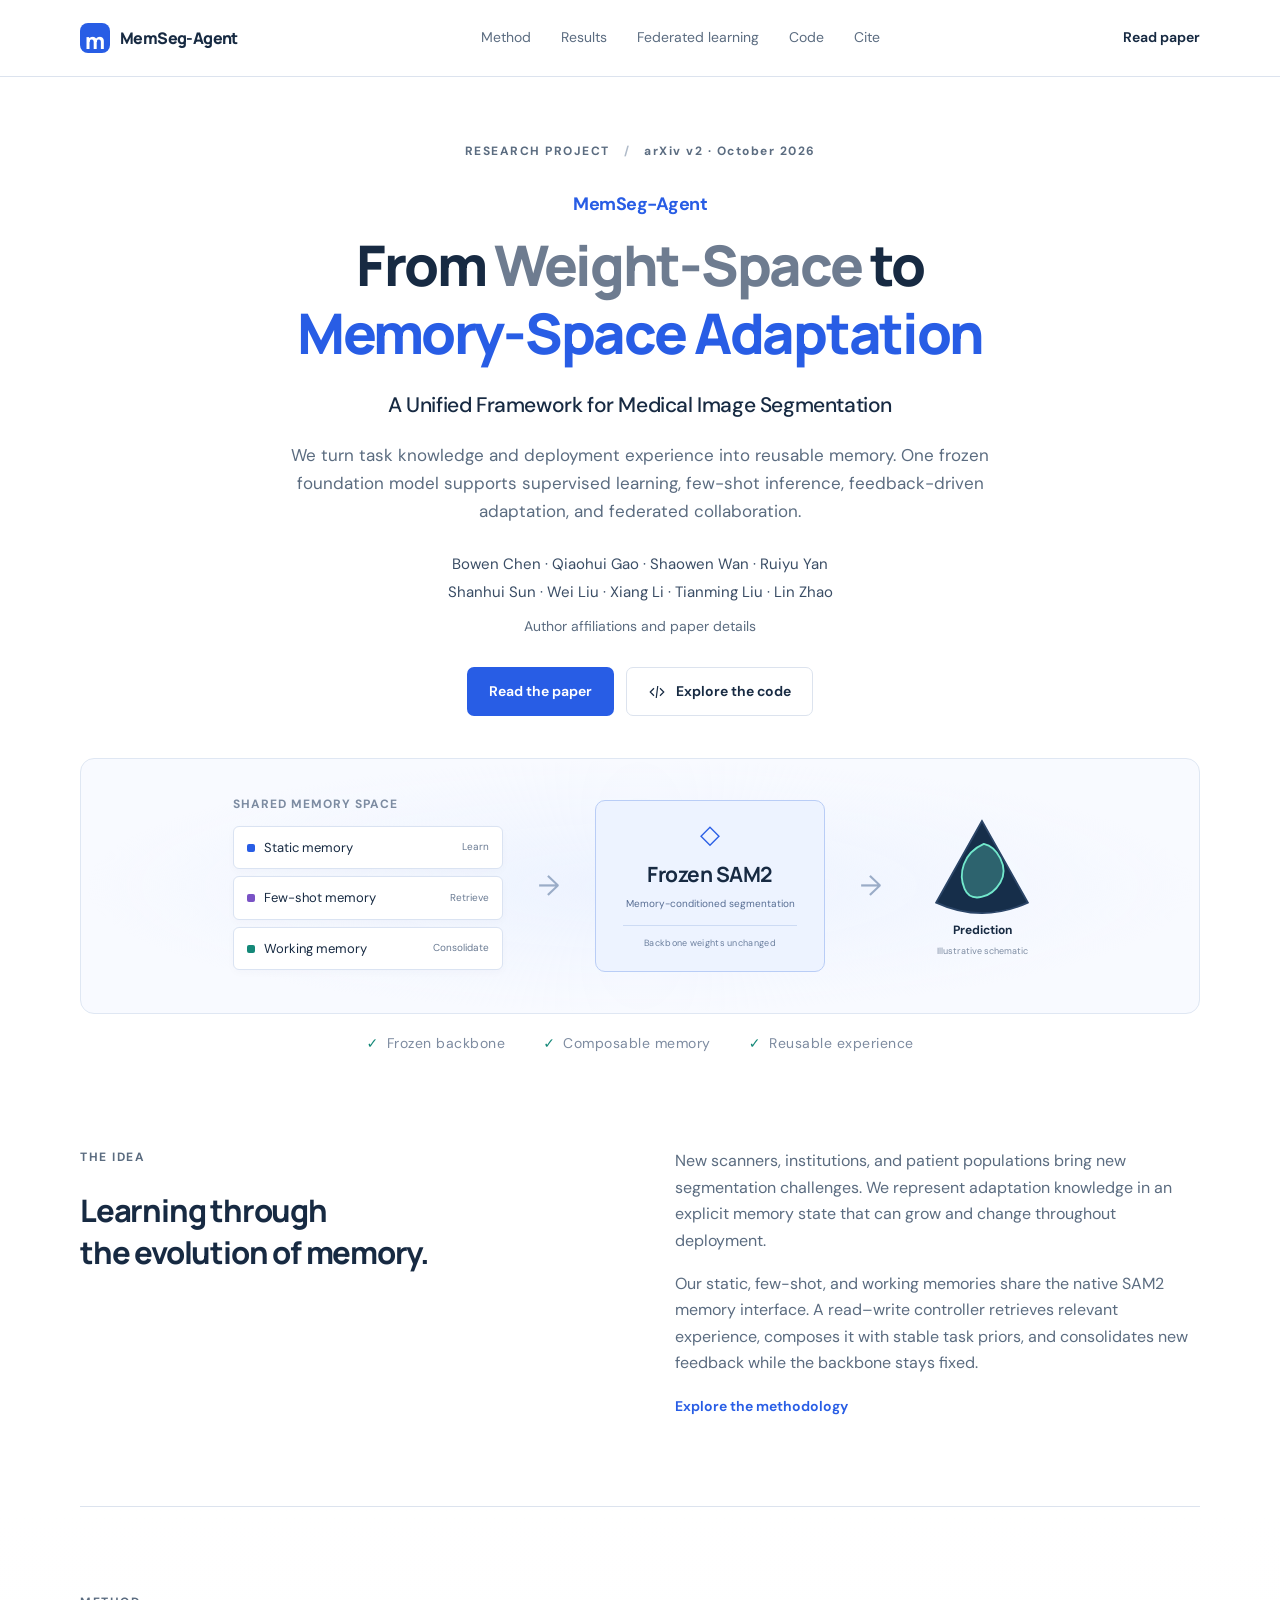
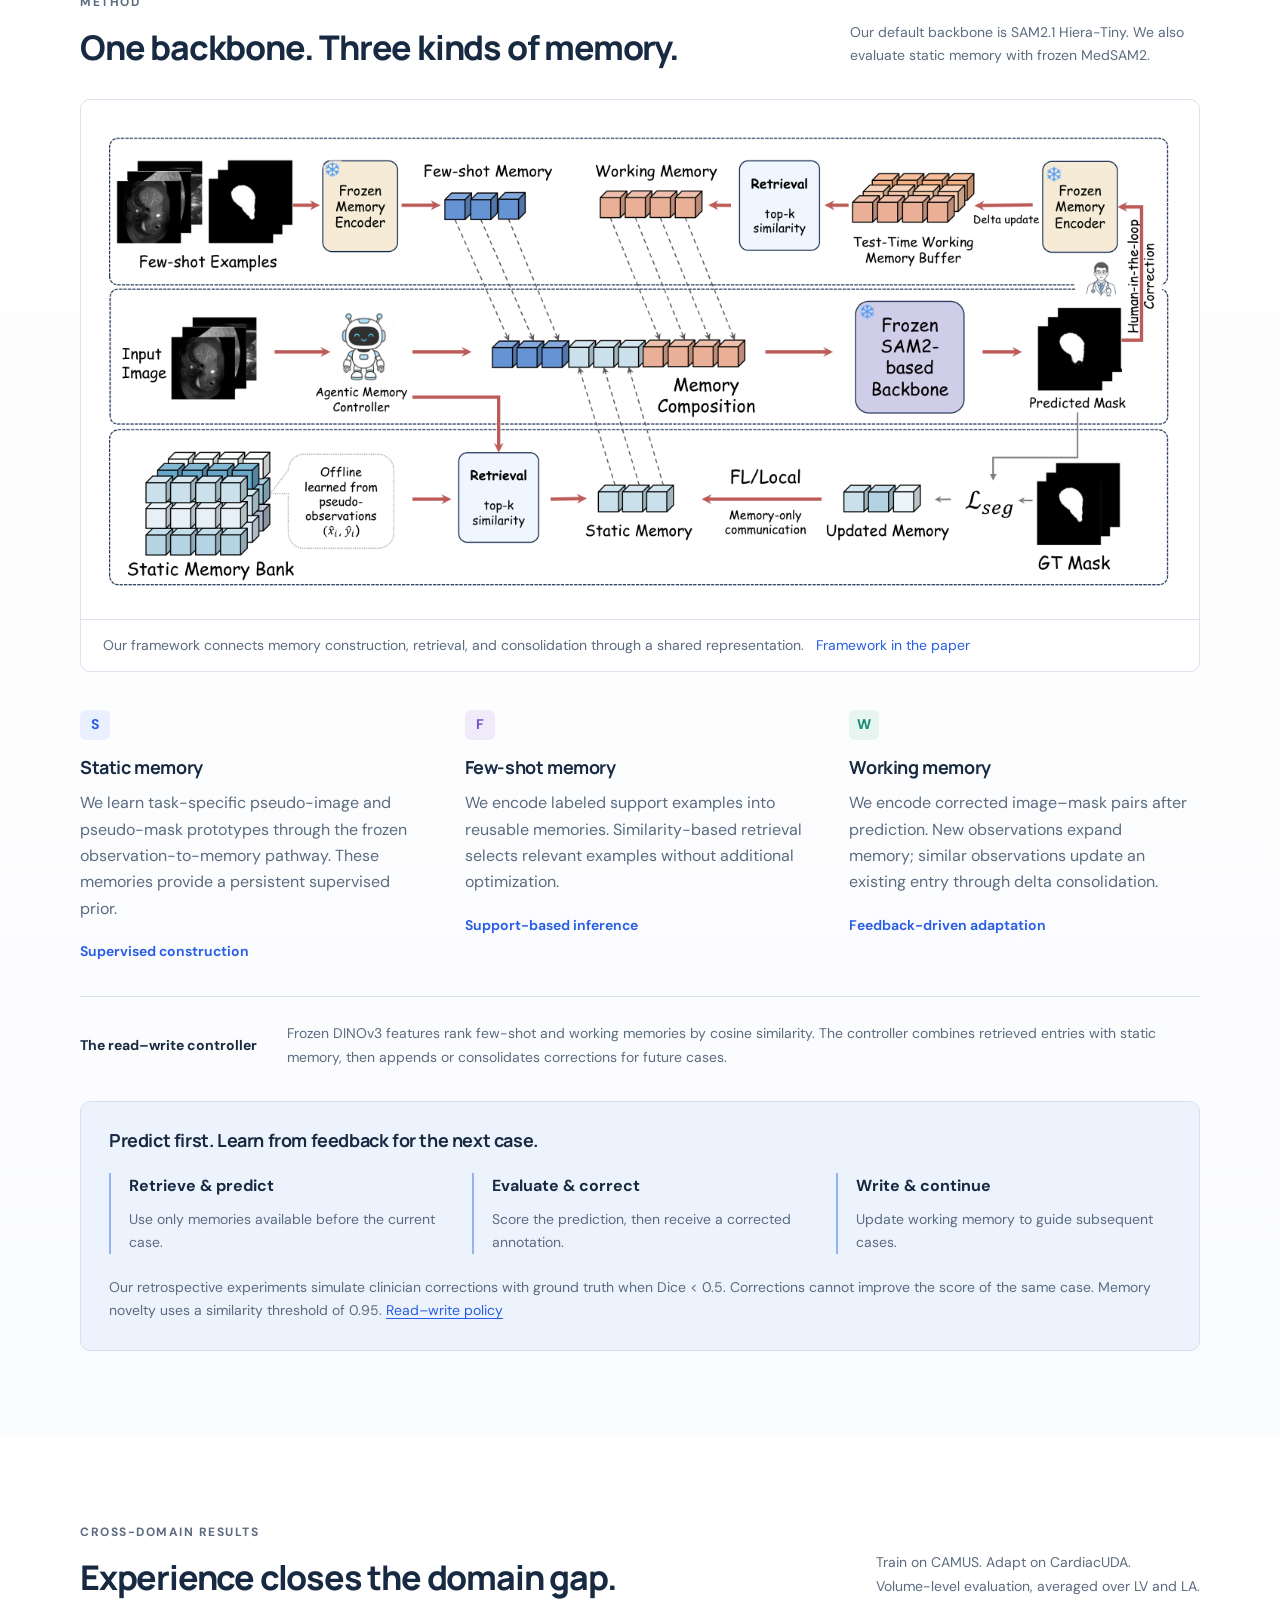
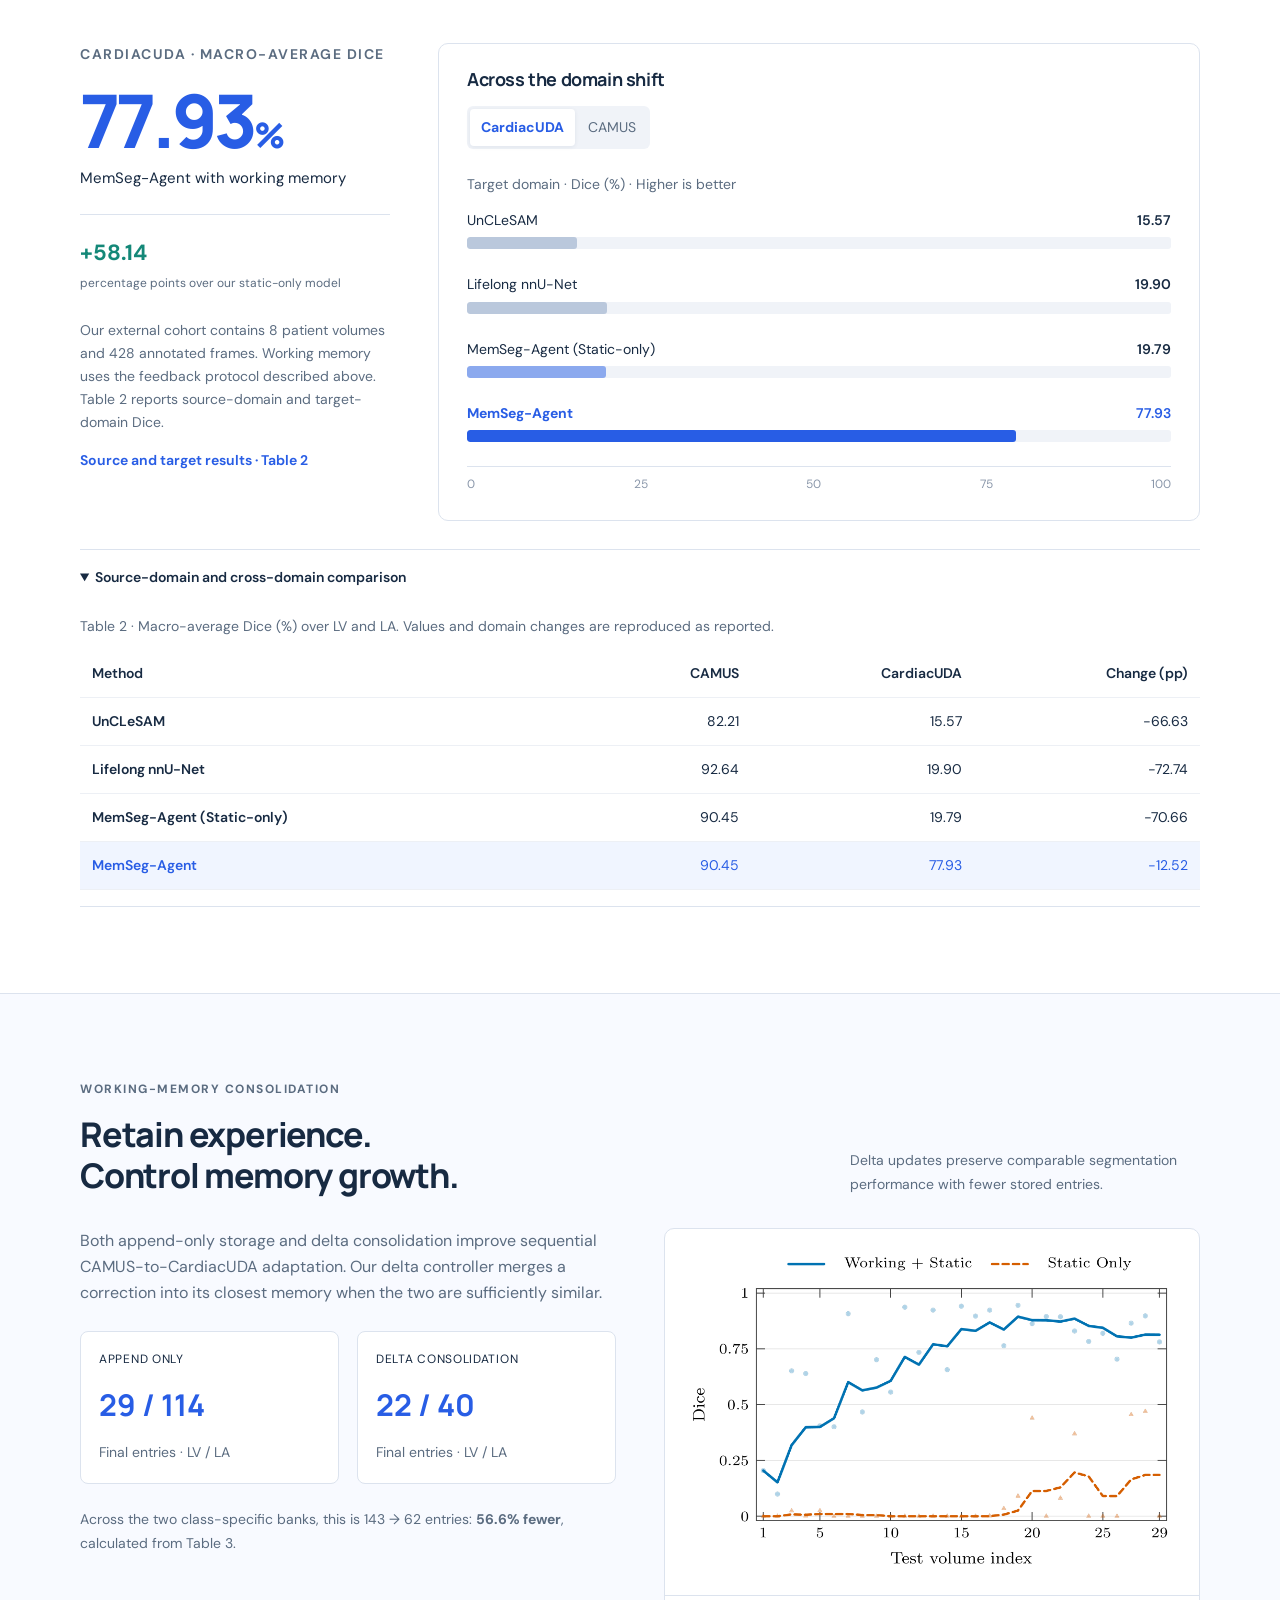
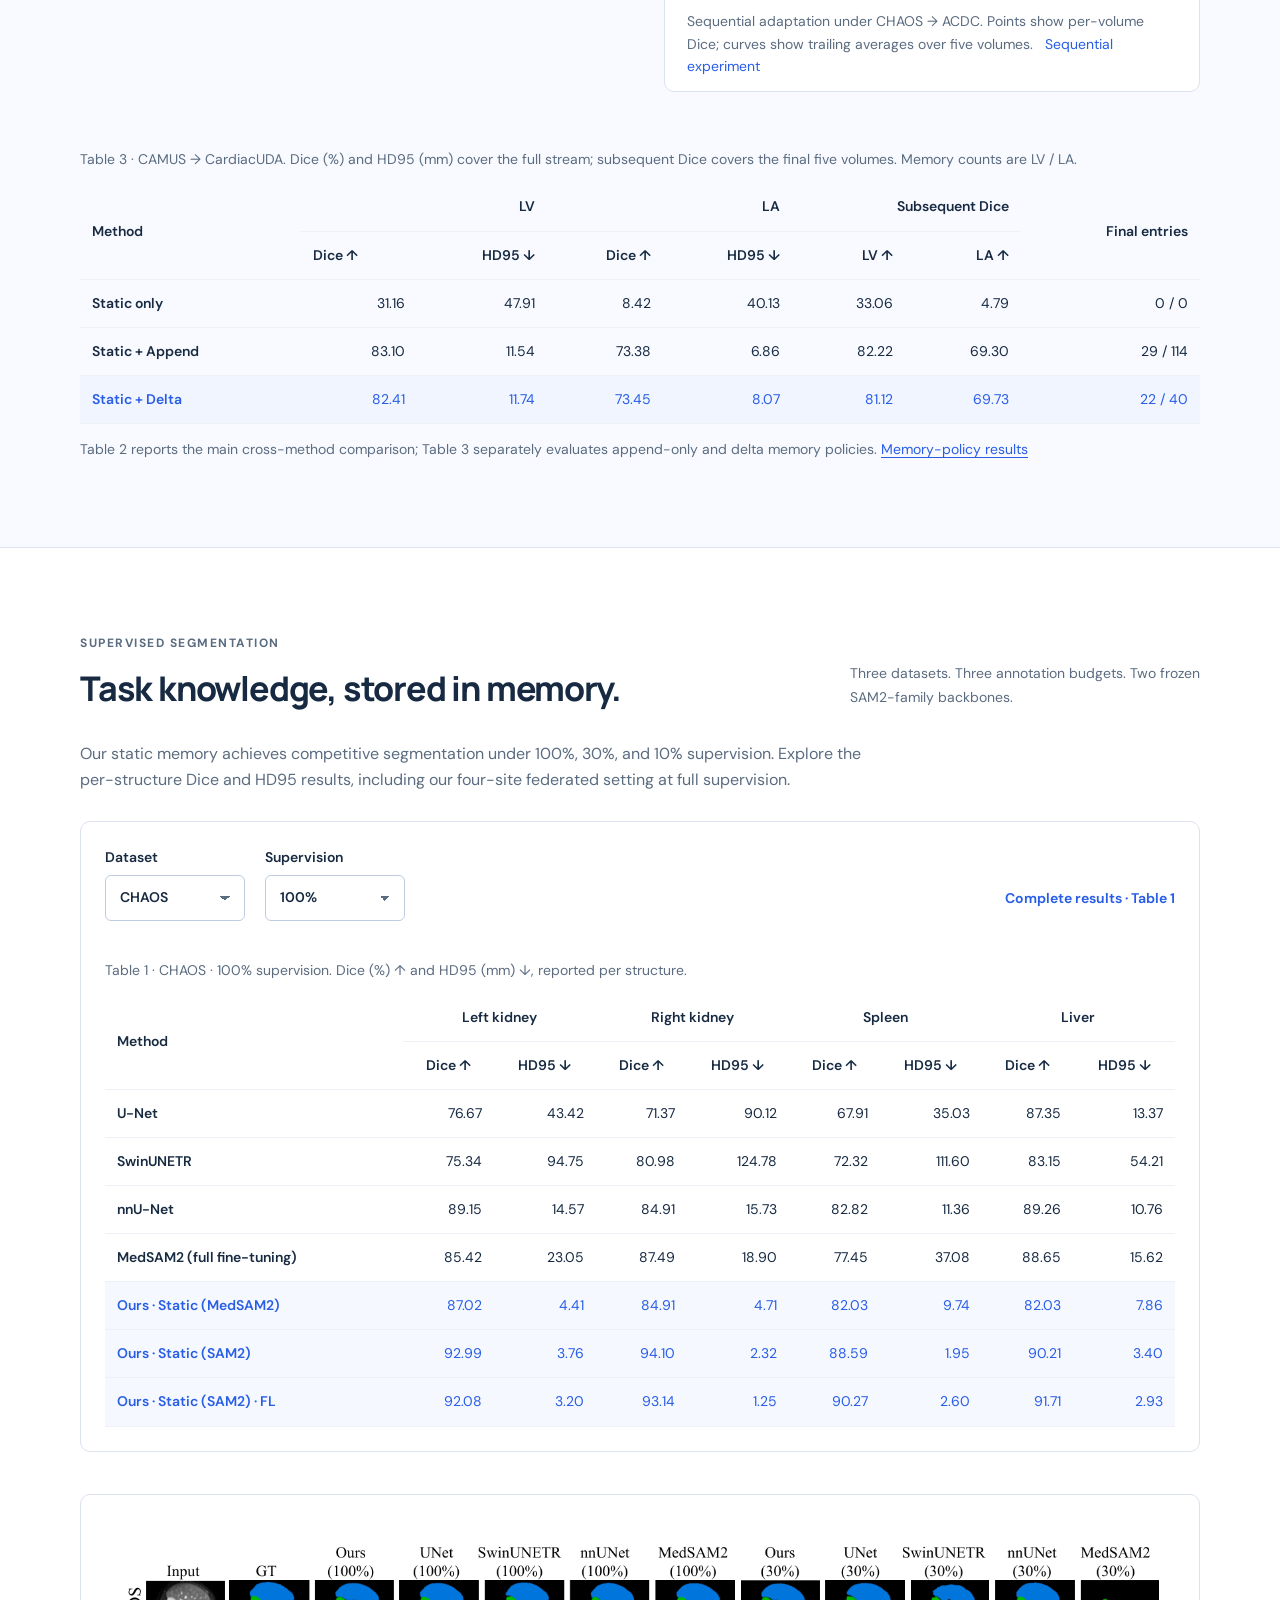
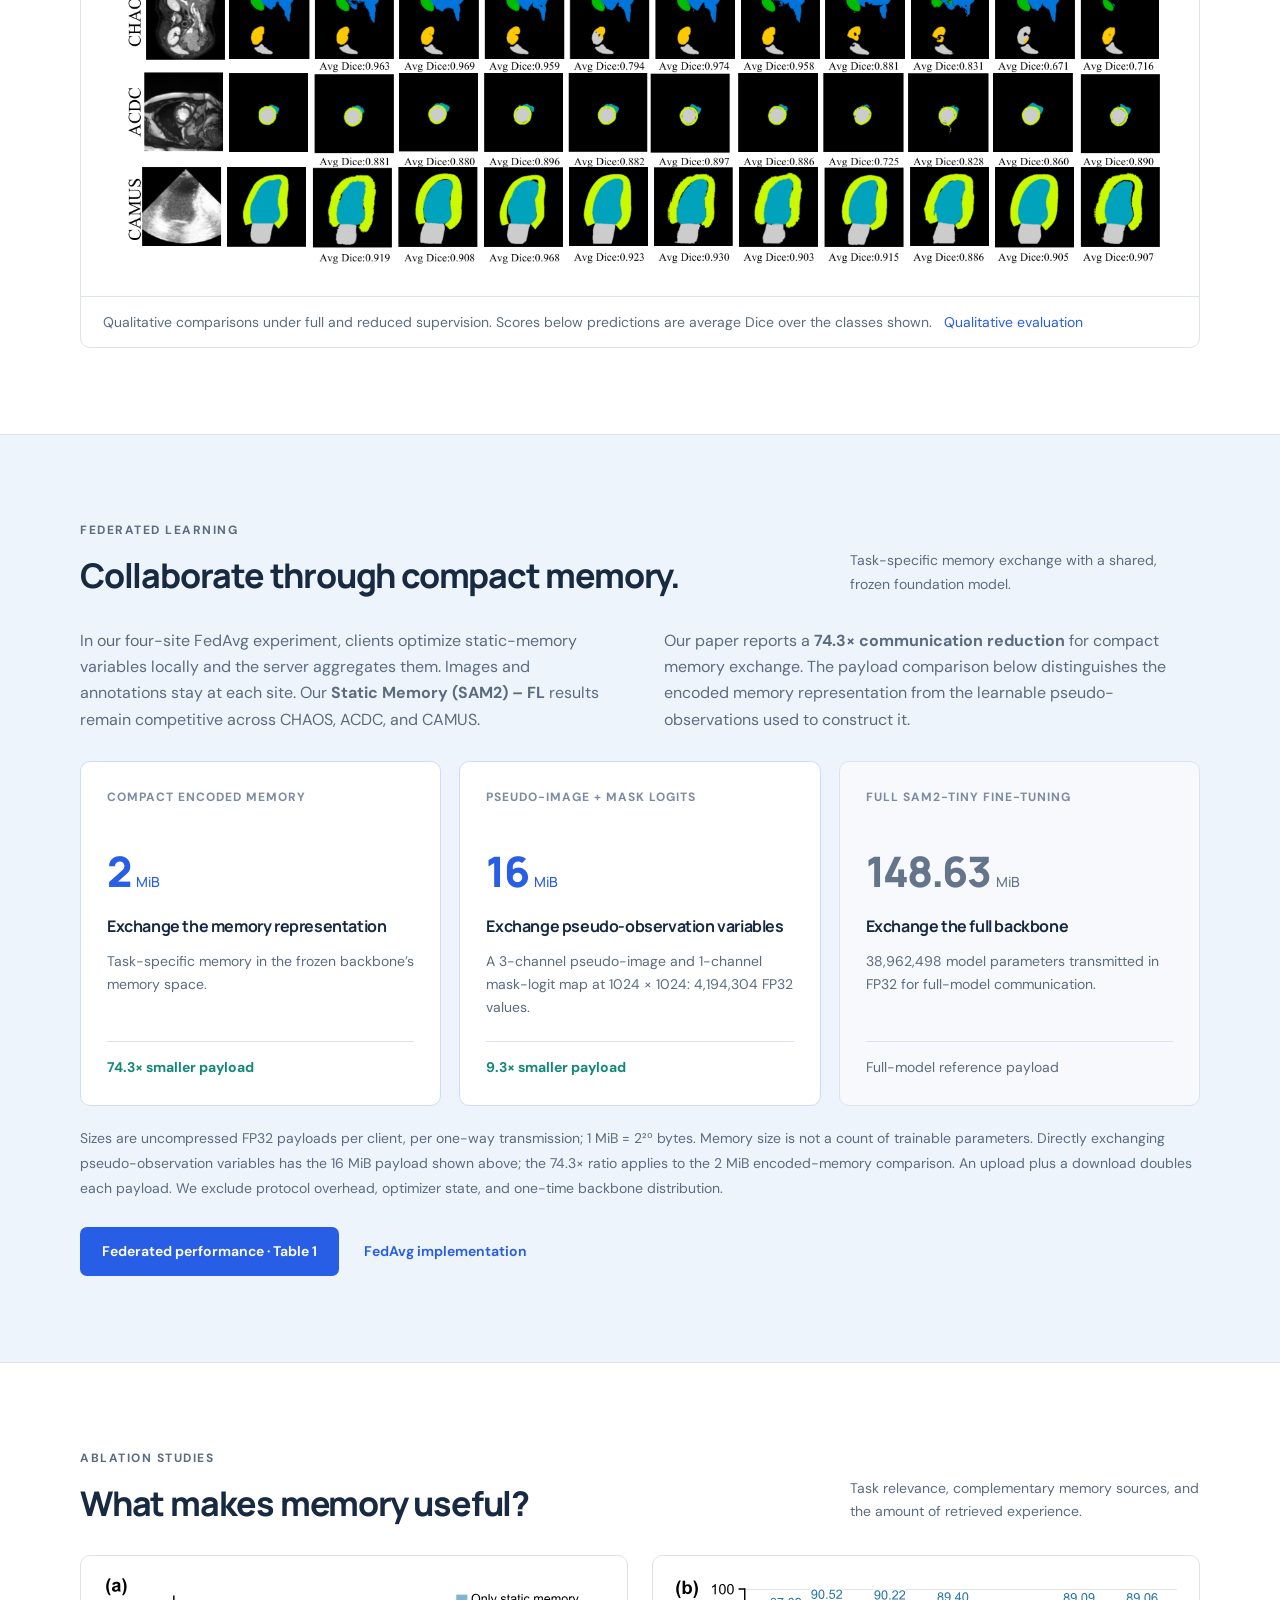
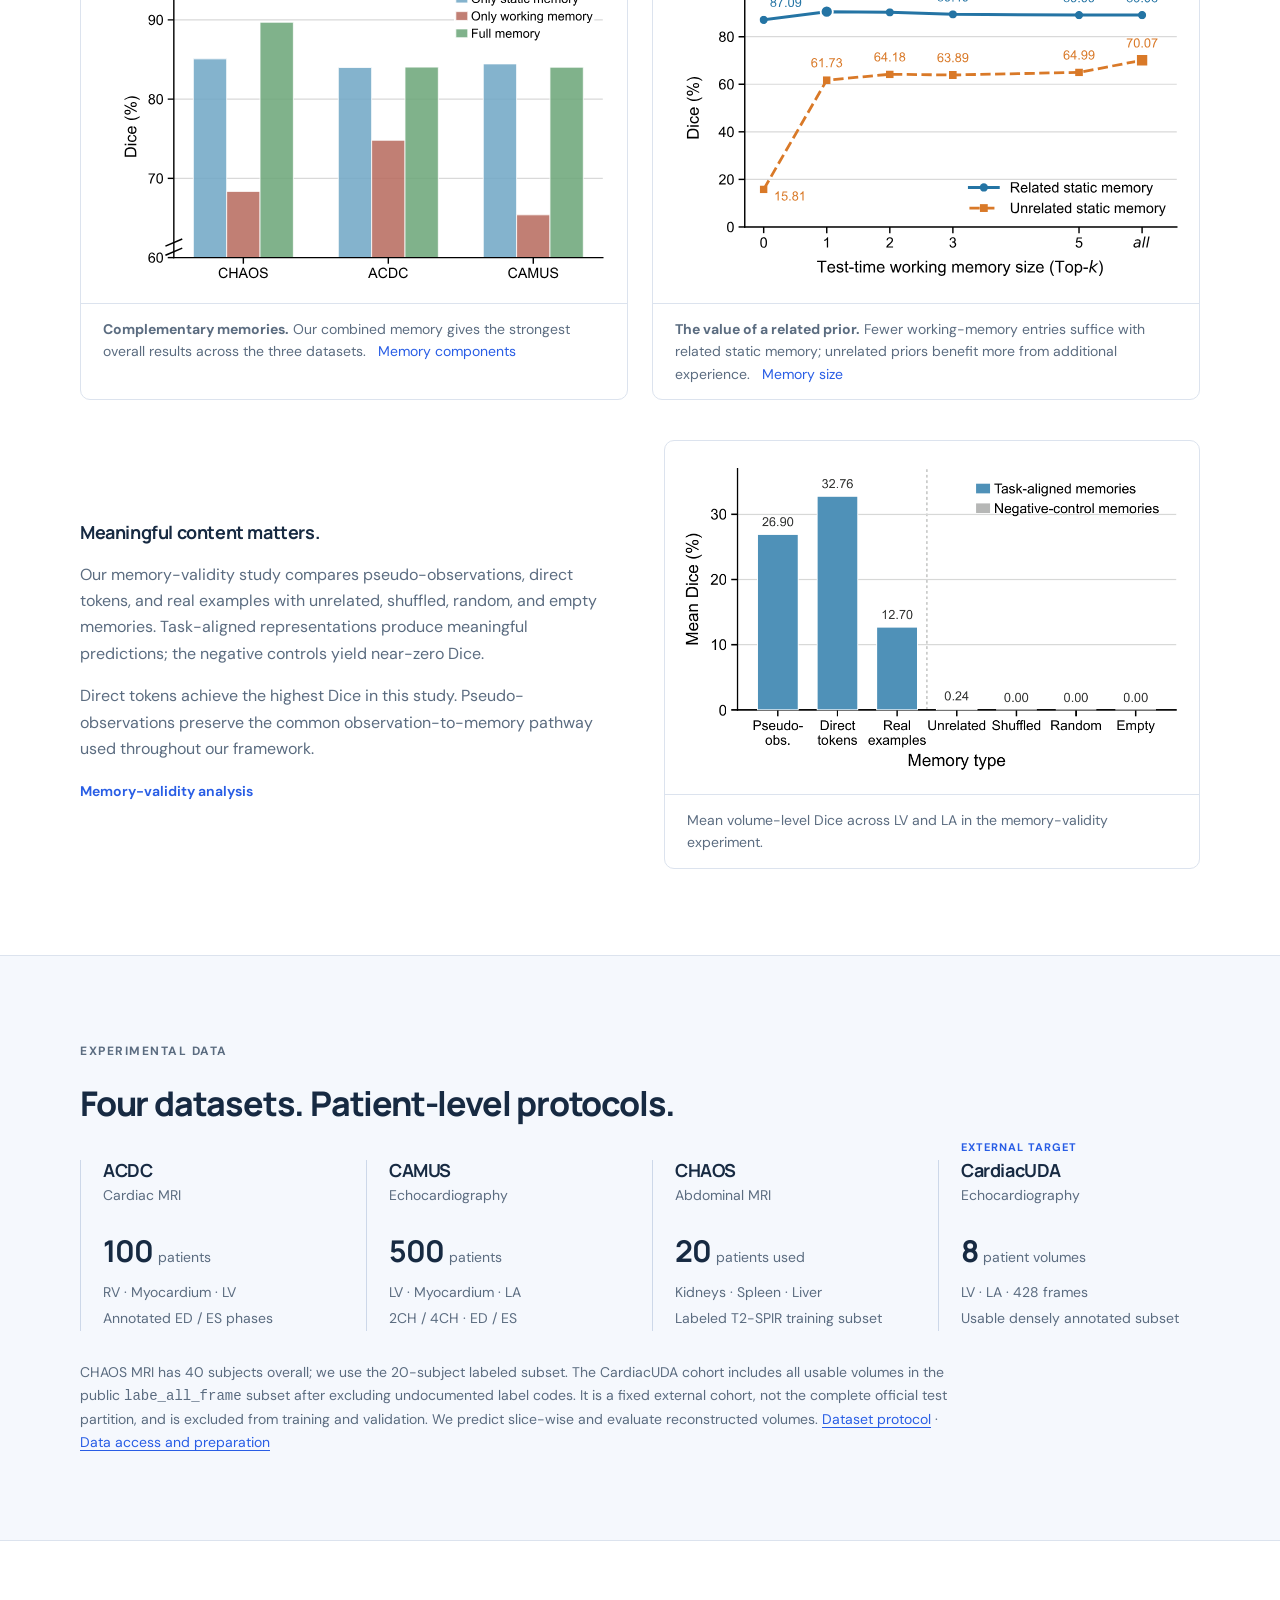
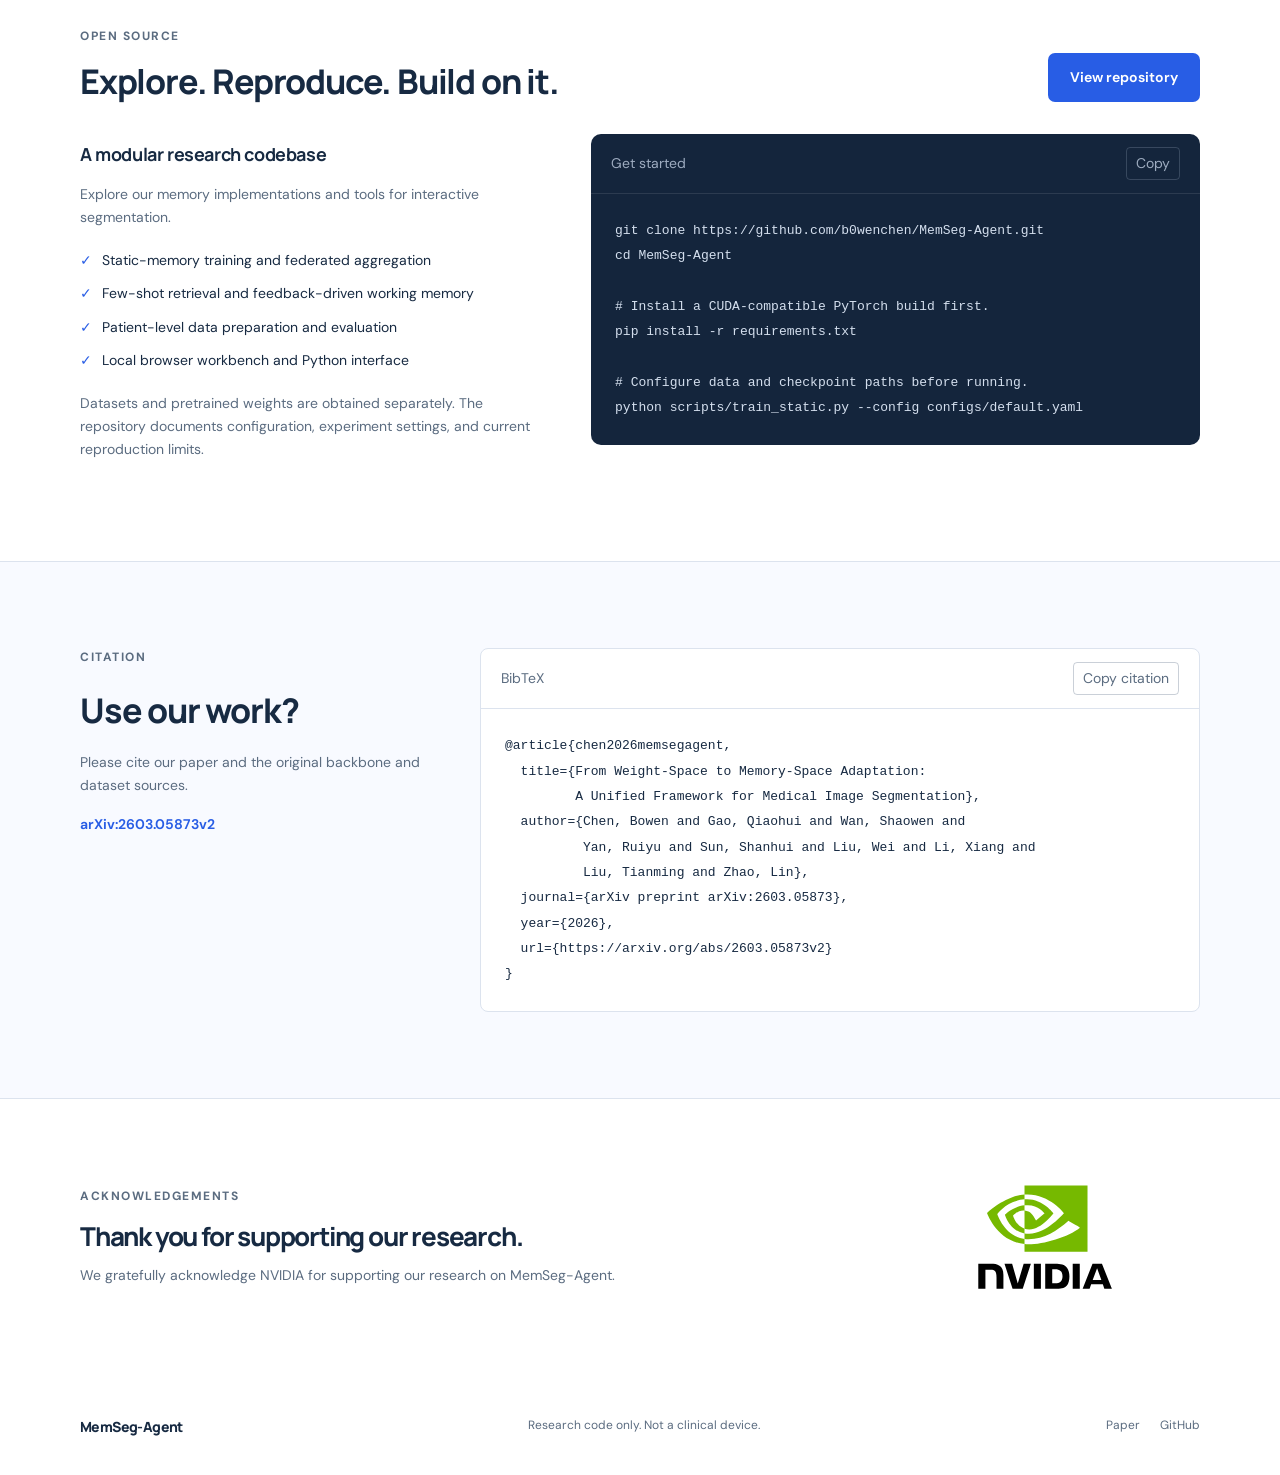
<file: docs/index.html>
<!doctype html>
<html lang="en">
<head>
  <meta charset="utf-8">
  <meta name="viewport" content="width=device-width, initial-scale=1">
  <title>MemSeg-Agent | From Weight-Space to Memory-Space Adaptation</title>
  <meta name="description" content="MemSeg-Agent: a unified framework for medical image segmentation through static, few-shot, and working memory. Explore our arXiv v2 results, method, and code.">
  <meta name="theme-color" content="#f7f9fc">
  <meta property="og:title" content="MemSeg-Agent — From Weight-Space to Memory-Space Adaptation">
  <meta property="og:description" content="A unified framework for medical image segmentation. 77.93% cross-domain Dice with a frozen backbone and feedback-driven working memory.">
  <meta property="og:type" content="website">
  <meta property="og:url" content="https://b0wenchen.github.io/MemSeg-Agent/">
  <meta property="og:image" content="https://b0wenchen.github.io/MemSeg-Agent/assets/framework.png">
  <link rel="canonical" href="https://b0wenchen.github.io/MemSeg-Agent/">
  <link rel="icon" type="image/svg+xml" href="assets/favicon.svg">
  <link rel="stylesheet" href="style.css">
  <script src="app.js" defer></script>
</head>
<body>
  <a class="skip" href="#main">Skip to content</a>
  <header class="nav-wrap">
    <nav class="nav container" aria-label="Main navigation">
      <a class="wordmark" href="#"><span class="mark" aria-hidden="true">m</span> MemSeg-Agent</a>
      <div class="nav-links"><a href="#method">Method</a><a href="#results">Results</a><a href="#federated">Federated learning</a><a href="#code">Code</a><a href="#citation">Cite</a></div>
      <a class="nav-paper" href="https://arxiv.org/pdf/2603.05873v2">Read paper</a>
    </nav>
  </header>
  <main id="main">
    <section class="hero container">
      <div class="eyebrow">RESEARCH PROJECT <span class="eyebrow-divider">/</span> arXiv v2 · October 2026</div>
      <p class="project-name">MemSeg-Agent</p>
      <h1>From <span class="muted-title">Weight-Space</span> to <br><span class="accent">Memory-Space Adaptation</span></h1>
      <p class="subtitle">A Unified Framework for Medical Image Segmentation</p>
      <p class="hero-description">We turn task knowledge and deployment experience into reusable memory. One frozen foundation model supports supervised learning, few-shot inference, feedback-driven adaptation, and federated collaboration.</p>
      <p class="authors">Bowen Chen · Qiaohui Gao · Shaowen Wan · Ruiyu Yan<br>Shanhui Sun · Wei Liu · Xiang Li · Tianming Liu · Lin Zhao</p>
      <a class="affiliations" href="https://arxiv.org/pdf/2603.05873v2">Author affiliations and paper details</a>
      <div class="actions"><a class="button primary" href="https://arxiv.org/pdf/2603.05873v2">Read the paper</a><a class="button secondary" href="https://github.com/b0wenchen/MemSeg-Agent"><svg aria-hidden="true" viewBox="0 0 24 24"><path d="m8 7-5 5 5 5m8-10 5 5-5 5m-3-13-2 16"/></svg> Explore the code</a></div>
      <div class="hero-diagram" role="img" aria-label="Static, few-shot, and working memories condition a frozen SAM2-family backbone to predict segmentation masks.">
        <div class="memory-stack"><span class="tiny-label">SHARED MEMORY SPACE</span><div class="memory-token static"><i></i>Static memory <small>Learn</small></div><div class="memory-token fewshot"><i></i>Few-shot memory <small>Retrieve</small></div><div class="memory-token working"><i></i>Working memory <small>Consolidate</small></div></div>
        <span class="flow-arrow" aria-hidden="true">→</span><div class="backbone"><span class="lock" aria-hidden="true">◇</span><strong>Frozen SAM2</strong><span>Memory-conditioned segmentation</span><small>Backbone weights unchanged</small></div><span class="flow-arrow" aria-hidden="true">→</span><div class="output"><svg viewBox="0 0 120 110" aria-hidden="true"><path class="scan" d="M60 7 10 96 Q60 119 110 96Z"/><path class="organ" d="M62 32C39 42 34 65 41 81S70 91 80 74 76 35 62 32Z"/><path class="organ-line" d="M62 32C39 42 34 65 41 81S70 91 80 74 76 35 62 32Z"/></svg><strong>Prediction</strong><small>Illustrative schematic</small></div>
      </div>
      <div class="hero-foot"><span>Frozen backbone</span><span>Composable memory</span><span>Reusable experience</span></div>
    </section>

    <section class="intro section container" id="overview">
      <div><p class="eyebrow">THE IDEA</p><h2>Learning through<br>the evolution of memory.</h2></div>
      <div class="intro-copy"><p>New scanners, institutions, and patient populations bring new segmentation challenges. We represent adaptation knowledge in an explicit memory state that can grow and change throughout deployment.</p><p>Our static, few-shot, and working memories share the native SAM2 memory interface. A read–write controller retrieves relevant experience, composes it with stable task priors, and consolidates new feedback while the backbone stays fixed.</p><a class="text-link" href="https://arxiv.org/html/2603.05873v2#S3">Explore the methodology</a></div>
    </section>

    <section class="section method-section" id="method">
      <div class="container">
        <div class="section-heading"><div><p class="eyebrow">METHOD</p><h2>One backbone. Three kinds of memory.</h2></div><p>Our default backbone is SAM2.1 Hiera-Tiny. We also evaluate static memory with frozen MedSAM2.</p></div>
        <figure class="paper-figure"><a href="assets/framework.png" aria-label="Open the full-resolution framework diagram"><img src="assets/framework.png" alt="MemSeg-Agent framework: few-shot and correction memories, the controller and frozen segmentation pathway, and supervised or federated static-memory construction." width="1600" loading="lazy"></a><figcaption>Our framework connects memory construction, retrieval, and consolidation through a shared representation. <a href="https://arxiv.org/html/2603.05873v2#S3.F1">Framework in the paper</a></figcaption></figure>
        <div class="module-grid">
          <article><span class="module-number blue" aria-hidden="true">S</span><h3>Static memory</h3><p>We learn task-specific pseudo-image and pseudo-mask prototypes through the frozen observation-to-memory pathway. These memories provide a persistent supervised prior.</p><a href="https://arxiv.org/html/2603.05873v2#S3.SS3">Supervised construction</a></article>
          <article><span class="module-number violet" aria-hidden="true">F</span><h3>Few-shot memory</h3><p>We encode labeled support examples into reusable memories. Similarity-based retrieval selects relevant examples without additional optimization.</p><a href="https://arxiv.org/html/2603.05873v2#S3.SS4">Support-based inference</a></article>
          <article><span class="module-number teal" aria-hidden="true">W</span><h3>Working memory</h3><p>We encode corrected image–mask pairs after prediction. New observations expand memory; similar observations update an existing entry through delta consolidation.</p><a href="https://arxiv.org/html/2603.05873v2#S3.SS5">Feedback-driven adaptation</a></article>
        </div>
        <div class="method-note"><strong>The read–write controller</strong><p>Frozen DINOv3 features rank few-shot and working memories by cosine similarity. The controller combines retrieved entries with static memory, then appends or consolidates corrections for future cases.</p></div>
        <div class="protocol-panel">
          <h3>Predict first. Learn from feedback for the next case.</h3>
          <ol class="protocol-steps"><li><strong>Retrieve &amp; predict</strong><span>Use only memories available before the current case.</span></li><li><strong>Evaluate &amp; correct</strong><span>Score the prediction, then receive a corrected annotation.</span></li><li><strong>Write &amp; continue</strong><span>Update working memory to guide subsequent cases.</span></li></ol>
          <p>Our retrospective experiments simulate clinician corrections with ground truth when Dice &lt; 0.5. Corrections cannot improve the score of the same case. Memory novelty uses a similarity threshold of 0.95. <a href="https://arxiv.org/html/2603.05873v2#S3.SS6">Read–write policy</a></p>
        </div>
      </div>
    </section>

    <section class="section container" id="results">
      <div class="section-heading"><div><p class="eyebrow">CROSS-DOMAIN RESULTS</p><h2>Experience closes the domain gap.</h2></div><p>Train on CAMUS. Adapt on CardiacUDA.<br>Volume-level evaluation, averaged over LV and LA.</p></div>
      <div class="results-layout">
        <div class="result-summary"><div class="stat-label">CARDIACUDA · MACRO-AVERAGE DICE</div><div class="big-stat">77.93<span>%</span></div><p class="stat-caption">MemSeg-Agent with working memory</p><div class="gain">+58.14 <span>percentage points over our static-only model</span></div><p class="protocol-note">Our external cohort contains 8 patient volumes and 428 annotated frames. Working memory uses the feedback protocol described above. Table 2 reports source-domain and target-domain Dice.</p><a class="text-link" href="https://arxiv.org/html/2603.05873v2#S4.T2">Source and target results · Table 2</a></div>
        <div class="chart-panel"><div class="chart-header"><h3>Across the domain shift</h3><div class="metric-tabs" role="group" aria-label="Select evaluation domain"><button class="selected" data-metric="cardiacuda" aria-pressed="true">CardiacUDA</button><button data-metric="camus" aria-pressed="false">CAMUS</button></div></div><p class="chart-axis" id="chart-domain">Target domain · Dice (%) · Higher is better</p><div id="bars" aria-live="polite"></div><div class="chart-scale" aria-hidden="true"><span>0</span><span>25</span><span>50</span><span>75</span><span>100</span></div><noscript><p>CardiacUDA Dice: UnCLeSAM 15.57%, Lifelong nnU-Net 19.90%, MemSeg-Agent (Static-only) 19.79%, MemSeg-Agent 77.93%. Full results are in the table below.</p></noscript></div>
      </div>
      <details class="results-table" open><summary>Source-domain and cross-domain comparison</summary><div class="table-scroll" tabindex="0" role="region" aria-label="Source and target results"><table id="transfer-table"><caption>Table 2 · Macro-average Dice (%) over LV and LA. Values and domain changes are reproduced as reported.</caption><thead><tr><th scope="col">Method</th><th scope="col">CAMUS</th><th scope="col">CardiacUDA</th><th scope="col">Change (pp)</th></tr></thead><tbody>
        <tr><th scope="row">UnCLeSAM</th><td data-metric="camus">82.21</td><td data-metric="cardiacuda">15.57</td><td>−66.63</td></tr>
        <tr><th scope="row">Lifelong nnU-Net</th><td data-metric="camus">92.64</td><td data-metric="cardiacuda">19.90</td><td>−72.74</td></tr>
        <tr class="static-row"><th scope="row">MemSeg-Agent (Static-only)</th><td data-metric="camus">90.45</td><td data-metric="cardiacuda">19.79</td><td>−70.66</td></tr>
        <tr class="ours ours-row"><th scope="row">MemSeg-Agent</th><td data-metric="camus">90.45</td><td data-metric="cardiacuda">77.93</td><td>−12.52</td></tr>
      </tbody></table></div></details>
    </section>

    <section class="section consolidation-section" id="consolidation">
      <div class="container">
        <div class="section-heading"><div><p class="eyebrow">WORKING-MEMORY CONSOLIDATION</p><h2>Retain experience.<br>Control memory growth.</h2></div><p>Delta updates preserve comparable segmentation performance with fewer stored entries.</p></div>
        <div class="consolidation-layout"><div><p>Both append-only storage and delta consolidation improve sequential CAMUS-to-CardiacUDA adaptation. Our delta controller merges a correction into its closest memory when the two are sufficiently similar.</p><div class="memory-comparison"><div><span>APPEND ONLY</span><strong>29 / 114</strong><small>Final entries · LV / LA</small></div><div><span>DELTA CONSOLIDATION</span><strong>22 / 40</strong><small>Final entries · LV / LA</small></div></div><p class="derived-note">Across the two class-specific banks, this is 143 → 62 entries: <strong>56.6% fewer</strong>, calculated from Table 3.</p></div><figure class="paper-figure"><a href="assets/sequential-adaptation.png" aria-label="Open sequential-adaptation plot"><img src="assets/sequential-adaptation.png" alt="CHAOS-to-ACDC sequential adaptation: working plus static memory improves as corrections accumulate, while static-only predictions remain low." width="952" loading="lazy"></a><figcaption>Sequential adaptation under CHAOS → ACDC. Points show per-volume Dice; curves show trailing averages over five volumes. <a href="https://arxiv.org/html/2603.05873v2#S4.F4">Sequential experiment</a></figcaption></figure></div>
        <div class="table-scroll" tabindex="0" role="region" aria-label="Working-memory accumulation and consolidation"><table id="consolidation-table"><caption>Table 3 · CAMUS → CardiacUDA. Dice (%) and HD95 (mm) cover the full stream; subsequent Dice covers the final five volumes. Memory counts are LV / LA.</caption><thead><tr><th scope="col" rowspan="2">Method</th><th scope="colgroup" colspan="2">LV</th><th scope="colgroup" colspan="2">LA</th><th scope="colgroup" colspan="2">Subsequent Dice</th><th scope="col" rowspan="2">Final entries</th></tr><tr><th scope="col">Dice ↑</th><th scope="col">HD95 ↓</th><th scope="col">Dice ↑</th><th scope="col">HD95 ↓</th><th scope="col">LV ↑</th><th scope="col">LA ↑</th></tr></thead><tbody>
          <tr><th scope="row">Static only</th><td>31.16</td><td>47.91</td><td>8.42</td><td>40.13</td><td>33.06</td><td>4.79</td><td>0 / 0</td></tr>
          <tr><th scope="row">Static + Append</th><td>83.10</td><td>11.54</td><td>73.38</td><td>6.86</td><td>82.22</td><td>69.30</td><td>29 / 114</td></tr>
          <tr class="ours"><th scope="row">Static + Delta</th><td>82.41</td><td>11.74</td><td>73.45</td><td>8.07</td><td>81.12</td><td>69.73</td><td>22 / 40</td></tr>
        </tbody></table></div>
        <p class="table-note">Table 2 reports the main cross-method comparison; Table 3 separately evaluates append-only and delta memory policies. <a href="https://arxiv.org/html/2603.05873v2#S4.T3">Memory-policy results</a></p>
      </div>
    </section>

    <section class="section container" id="supervised">
      <div class="section-heading"><div><p class="eyebrow">SUPERVISED SEGMENTATION</p><h2>Task knowledge, stored in memory.</h2></div><p>Three datasets. Three annotation budgets. Two frozen SAM2-family backbones.</p></div>
      <p class="section-intro">Our static memory achieves competitive segmentation under 100%, 30%, and 10% supervision. Explore the per-structure Dice and HD95 results, including our four-site federated setting at full supervision.</p>
      <div class="results-explorer"><div class="explorer-controls"><label>Dataset<select id="supervised-dataset"><option value="CHAOS">CHAOS</option><option value="ACDC">ACDC</option><option value="CAMUS">CAMUS</option></select></label><label>Supervision<select id="supervised-budget"><option value="100%">100%</option><option value="30%">30%</option><option value="10%">10%</option></select></label><a class="text-link" href="https://arxiv.org/html/2603.05873v2#S4.T1">Complete results · Table 1</a></div><div class="table-scroll" tabindex="0" role="region" aria-label="Supervised segmentation results"><table id="supervised-table"><caption>Table 1 · CHAOS · 100% supervision. Dice (%) ↑ and HD95 (mm) ↓, reported per structure.</caption><thead><tr><th scope="col" rowspan="2">Method</th><th scope="colgroup" colspan="2">Left kidney</th><th scope="colgroup" colspan="2">Right kidney</th><th scope="colgroup" colspan="2">Spleen</th><th scope="colgroup" colspan="2">Liver</th></tr><tr><th scope="col">Dice ↑</th><th scope="col">HD95 ↓</th><th scope="col">Dice ↑</th><th scope="col">HD95 ↓</th><th scope="col">Dice ↑</th><th scope="col">HD95 ↓</th><th scope="col">Dice ↑</th><th scope="col">HD95 ↓</th></tr></thead><tbody><tr><th scope="row">U-Net</th><td>76.67</td><td>43.42</td><td>71.37</td><td>90.12</td><td>67.91</td><td>35.03</td><td>87.35</td><td>13.37</td></tr><tr><th scope="row">SwinUNETR</th><td>75.34</td><td>94.75</td><td>80.98</td><td>124.78</td><td>72.32</td><td>111.60</td><td>83.15</td><td>54.21</td></tr><tr><th scope="row">nnU-Net</th><td>89.15</td><td>14.57</td><td>84.91</td><td>15.73</td><td>82.82</td><td>11.36</td><td>89.26</td><td>10.76</td></tr><tr><th scope="row">MedSAM2 (full fine-tuning)</th><td>85.42</td><td>23.05</td><td>87.49</td><td>18.90</td><td>77.45</td><td>37.08</td><td>88.65</td><td>15.62</td></tr><tr class="ours"><th scope="row">Ours · Static (MedSAM2)</th><td>87.02</td><td>4.41</td><td>84.91</td><td>4.71</td><td>82.03</td><td>9.74</td><td>82.03</td><td>7.86</td></tr><tr class="ours"><th scope="row">Ours · Static (SAM2)</th><td>92.99</td><td>3.76</td><td>94.10</td><td>2.32</td><td>88.59</td><td>1.95</td><td>90.21</td><td>3.40</td></tr><tr class="ours"><th scope="row">Ours · Static (SAM2) · FL</th><td>92.08</td><td>3.20</td><td>93.14</td><td>1.25</td><td>90.27</td><td>2.60</td><td>91.71</td><td>2.93</td></tr></tbody></table></div><p id="supervised-status" class="sr-only" role="status"></p><noscript><p>Enable JavaScript to explore other datasets and budgets, or read the complete Table 1 in the paper.</p></noscript></div>
      <figure class="paper-figure qualitative"><a href="assets/qualitative.png" aria-label="Open full-resolution qualitative comparisons"><img src="assets/qualitative.png" alt="Our qualitative segmentation comparisons on CHAOS, ACDC, and CAMUS at 100% and 30% supervision, with mean class Dice below each prediction." width="1600" loading="lazy"></a><figcaption>Qualitative comparisons under full and reduced supervision. Scores below predictions are average Dice over the classes shown. <a href="https://arxiv.org/html/2603.05873v2#S4.F2">Qualitative evaluation</a></figcaption></figure>
    </section>

    <section class="section federated-section" id="federated">
      <div class="container">
        <div class="section-heading"><div><p class="eyebrow">FEDERATED LEARNING</p><h2>Collaborate through compact memory.</h2></div><p>Task-specific memory exchange with a shared, frozen foundation model.</p></div>
        <div class="fl-intro"><p>In our four-site FedAvg experiment, clients optimize static-memory variables locally and the server aggregates them. Images and annotations stay at each site. Our <strong>Static Memory (SAM2) – FL</strong> results remain competitive across CHAOS, ACDC, and CAMUS.</p><p>Our paper reports a <strong>74.3× communication reduction</strong> for compact memory exchange. The payload comparison below distinguishes the encoded memory representation from the learnable pseudo-observations used to construct it.</p></div>
        <div class="fl-payloads">
          <article class="fl-payload"><span class="tiny-label">COMPACT ENCODED MEMORY</span><div class="fl-size">2 <span>MiB</span></div><h3>Exchange the memory representation</h3><p>Task-specific memory in the frozen backbone’s memory space.</p><strong class="fl-reduction">74.3× smaller payload</strong></article>
          <article class="fl-payload"><span class="tiny-label">PSEUDO-IMAGE + MASK LOGITS</span><div class="fl-size">16 <span>MiB</span></div><h3>Exchange pseudo-observation variables</h3><p>A 3-channel pseudo-image and 1-channel mask-logit map at 1024 × 1024: 4,194,304 FP32 values.</p><strong class="fl-reduction">9.3× smaller payload</strong></article>
          <article class="fl-payload fl-baseline"><span class="tiny-label">FULL SAM2-TINY FINE-TUNING</span><div class="fl-size">148.63 <span>MiB</span></div><h3>Exchange the full backbone</h3><p>38,962,498 model parameters transmitted in FP32 for full-model communication.</p><span class="fl-reference">Full-model reference payload</span></article>
        </div>
        <p class="fl-footnote">Sizes are uncompressed FP32 payloads per client, per one-way transmission; 1 MiB = 2²⁰ bytes. Memory size is not a count of trainable parameters. Directly exchanging pseudo-observation variables has the 16 MiB payload shown above; the 74.3× ratio applies to the 2 MiB encoded-memory comparison. An upload plus a download doubles each payload. We exclude protocol overhead, optimizer state, and one-time backbone distribution.</p>
        <div class="fl-links"><a class="button primary" href="https://arxiv.org/html/2603.05873v2#S4.T1">Federated performance · Table 1</a><a class="text-link" href="https://github.com/b0wenchen/MemSeg-Agent/blob/main/scripts/train_federated.py">FedAvg implementation</a></div>
      </div>
    </section>

    <section class="section container" id="ablations">
      <div class="section-heading"><div><p class="eyebrow">ABLATION STUDIES</p><h2>What makes memory useful?</h2></div><p>Task relevance, complementary memory sources, and the amount of retrieved experience.</p></div>
      <div class="ablation-grid">
        <figure class="paper-figure"><a href="assets/memory-components.svg" aria-label="Open memory-component ablation"><img src="assets/memory-components.svg" alt="Static-only, working-only, and full-memory Dice on CHAOS, ACDC, and CAMUS." loading="lazy" width="800"></a><figcaption><strong>Complementary memories.</strong> Our combined memory gives the strongest overall results across the three datasets. <a href="https://arxiv.org/html/2603.05873v2#S4.F3">Memory components</a></figcaption></figure>
        <figure class="paper-figure"><a href="assets/memory-size.svg" aria-label="Open working-memory-size ablation"><img src="assets/memory-size.svg" alt="Dice versus retrieved working-memory size: related static memory needs fewer entries, while unrelated static memory benefits more from additional entries." loading="lazy" width="800"></a><figcaption><strong>The value of a related prior.</strong> Fewer working-memory entries suffice with related static memory; unrelated priors benefit more from additional experience. <a href="https://arxiv.org/html/2603.05873v2#S4.F3">Memory size</a></figcaption></figure>
      </div>
      <div class="validity-layout"><div><h3>Meaningful content matters.</h3><p>Our memory-validity study compares pseudo-observations, direct tokens, and real examples with unrelated, shuffled, random, and empty memories. Task-aligned representations produce meaningful predictions; the negative controls yield near-zero Dice.</p><p>Direct tokens achieve the highest Dice in this study. Pseudo-observations preserve the common observation-to-memory pathway used throughout our framework.</p><a class="text-link" href="https://arxiv.org/html/2603.05873v2#S4.F5">Memory-validity analysis</a></div><figure class="paper-figure"><a href="assets/memory-validity.png" aria-label="Open memory-validity analysis"><img src="assets/memory-validity.png" alt="Memory-validity Dice on CardiacUDA: pseudo-observations 26.90%, direct tokens 32.76%, real examples 12.70%, unrelated memory 0.24%, and shuffled, random, or empty memory 0.00%." loading="lazy" width="956"></a><figcaption>Mean volume-level Dice across LV and LA in the memory-validity experiment.</figcaption></figure></div>
    </section>

    <section class="data-section section" id="data"><div class="container"><p class="eyebrow">EXPERIMENTAL DATA</p><h2>Four datasets. Patient-level protocols.</h2><div class="dataset-grid">
      <div><h3>ACDC</h3><p>Cardiac MRI</p><strong>100 <span>patients</span></strong><small>RV · Myocardium · LV<br>Annotated ED / ES phases</small></div>
      <div><h3>CAMUS</h3><p>Echocardiography</p><strong>500 <span>patients</span></strong><small>LV · Myocardium · LA<br>2CH / 4CH · ED / ES</small></div>
      <div><h3>CHAOS</h3><p>Abdominal MRI</p><strong>20 <span>patients used</span></strong><small>Kidneys · Spleen · Liver<br>Labeled T2-SPIR training subset</small></div>
      <div><span class="external-tag">EXTERNAL TARGET</span><h3>CardiacUDA</h3><p>Echocardiography</p><strong>8 <span>patient volumes</span></strong><small>LV · LA · 428 frames<br>Usable densely annotated subset</small></div>
    </div><p class="data-note">CHAOS MRI has 40 subjects overall; we use the 20-subject labeled subset. The CardiacUDA cohort includes all usable volumes in the public <code>labe_all_frame</code> subset after excluding undocumented label codes. It is a fixed external cohort, not the complete official test partition, and is excluded from training and validation. We predict slice-wise and evaluate reconstructed volumes. <a href="https://arxiv.org/html/2603.05873v2#S4.SS1">Dataset protocol</a> · <a href="https://github.com/b0wenchen/MemSeg-Agent#data-description">Data access and preparation</a></p></div></section>

    <section class="section container" id="code"><div class="section-heading"><div><p class="eyebrow">OPEN SOURCE</p><h2>Explore. Reproduce. Build on it.</h2></div><a class="button primary" href="https://github.com/b0wenchen/MemSeg-Agent">View repository</a></div><div class="code-layout"><div><h3>A modular research codebase</h3><p>Explore our memory implementations and tools for interactive segmentation.</p><ul class="check-list"><li>Static-memory training and federated aggregation</li><li>Few-shot retrieval and feedback-driven working memory</li><li>Patient-level data preparation and evaluation</li><li>Local browser workbench and Python interface</li></ul><p class="small-note">Datasets and pretrained weights are obtained separately. The repository documents configuration, experiment settings, and current reproduction limits.</p></div><div class="terminal"><div class="terminal-top"><span>Get started</span><button class="copy-button" data-copy="install-code">Copy</button></div><pre><code id="install-code">git clone https://github.com/b0wenchen/MemSeg-Agent.git
cd MemSeg-Agent

# Install a CUDA-compatible PyTorch build first.
pip install -r requirements.txt

# Configure data and checkpoint paths before running.
python scripts/train_static.py --config configs/default.yaml</code></pre></div></div></section>

    <section class="citation-section section" id="citation"><div class="container citation-layout"><div><p class="eyebrow">CITATION</p><h2>Use our work?</h2><p>Please cite our paper and the original backbone and dataset sources.</p><a class="text-link" href="https://arxiv.org/abs/2603.05873v2">arXiv:2603.05873v2</a></div><div class="citation-box"><div class="terminal-top"><span>BibTeX</span><button class="copy-button" data-copy="bibtex">Copy citation</button></div><pre><code id="bibtex">@article{chen2026memsegagent,
  title={From Weight-Space to Memory-Space Adaptation:
         A Unified Framework for Medical Image Segmentation},
  author={Chen, Bowen and Gao, Qiaohui and Wan, Shaowen and
          Yan, Ruiyu and Sun, Shanhui and Liu, Wei and Li, Xiang and
          Liu, Tianming and Zhao, Lin},
  journal={arXiv preprint arXiv:2603.05873},
  year={2026},
  url={https://arxiv.org/abs/2603.05873v2}
}</code></pre></div></div></section>
    <section class="acknowledgement-section" id="acknowledgements" aria-labelledby="acknowledgements-title"><div class="container acknowledgement-layout"><div><p class="eyebrow">ACKNOWLEDGEMENTS</p><h2 id="acknowledgements-title">Thank you for supporting our research.</h2><p>We gratefully acknowledge NVIDIA for supporting our research on MemSeg-Agent.</p></div><a class="supporter-logo" href="https://www.nvidia.com/" aria-label="NVIDIA website"><img src="assets/nvidia-logo.svg" alt="NVIDIA" width="280" height="158" loading="lazy"></a></div></section>
  </main>
  <footer class="container"><a class="wordmark" href="#">MemSeg-Agent</a><p>Research code only. Not a clinical device.</p><div><a href="https://arxiv.org/pdf/2603.05873v2">Paper</a><a href="https://github.com/b0wenchen/MemSeg-Agent">GitHub</a></div></footer>
  <script type="application/json" id="supervised-data">{"source":"https://arxiv.org/html/2603.05873v2#S4.T1","datasets":[{"name":"CHAOS","classes":["Left kidney","Right kidney","Spleen","Liver"],"offset":0},{"name":"ACDC","classes":["Right ventricle","Myocardium","Left ventricle"],"offset":8},{"name":"CAMUS","classes":["Left ventricle","Myocardium","Left atrium"],"offset":14}],"rows":[{"budget":"100%","method":"U-Net","values":[76.67,43.42,71.37,90.12,67.91,35.03,87.35,13.37,82.03,6.54,86.83,3.05,92.18,4.28,93.36,3.03,86.97,5.0,90.48,4.53]},{"budget":"100%","method":"SwinUNETR","values":[75.34,94.75,80.98,124.78,72.32,111.6,83.15,54.21,71.06,49.87,79.67,51.16,80.69,46.57,93.32,2.91,94.76,1.62,96.22,1.64]},{"budget":"100%","method":"nnU-Net","values":[89.15,14.57,84.91,15.73,82.82,11.36,89.26,10.76,90.53,1.62,90.36,1.12,94.94,1.2,94.61,1.97,89.94,3.01,92.67,3.01]},{"budget":"100%","method":"MedSAM2 (full fine-tuning)","values":[85.42,23.05,87.49,18.9,77.45,37.08,88.65,15.62,87.89,6.27,88.03,1.37,92.05,4.13,93.62,2.34,87.75,4.05,90.39,4.59]},{"budget":"100%","method":"Ours \u00b7 Static (MedSAM2)","values":[87.02,4.41,84.91,4.71,82.03,9.74,82.03,7.86,80.09,3.7,79.75,2.83,89.29,2.88,91.05,4.3,81.37,7.68,86.89,6.34]},{"budget":"100%","method":"Ours \u00b7 Static (SAM2)","values":[92.99,3.76,94.1,2.32,88.59,1.95,90.21,3.4,85.26,2.83,84.74,1.78,91.75,2.0,92.66,3.05,85.75,4.96,90.12,4.27]},{"budget":"100%","method":"Ours \u00b7 Static (SAM2) \u00b7 FL","values":[92.08,3.2,93.14,1.25,90.27,2.6,91.71,2.93,79.54,2.98,83.03,1.7,91.39,1.6,92.34,3.14,85.43,4.97,89.67,4.88]},{"budget":"30%","method":"U-Net","values":[58.33,58.94,61.06,100.93,53.1,59.73,74.1,26.05,75.8,15.21,82.33,4.97,89.63,9.33,92.49,4.03,85.57,6.34,88.98,6.43]},{"budget":"30%","method":"SwinUNETR","values":[44.62,129.7,56.9,138.12,35.5,139.67,65.13,59.24,49.53,71.14,54.9,70.96,69.17,83.78,92.08,4.23,85.11,6.23,89.38,6.01]},{"budget":"30%","method":"nnU-Net","values":[87.69,7.58,86.2,5.72,81.5,17.23,87.41,5.59,87.75,2.87,87.32,2.8,93.37,1.6,93.64,2.52,87.8,3.99,91.61,3.96]},{"budget":"30%","method":"MedSAM2 (full fine-tuning)","values":[44.3,103.71,78.16,42.02,69.15,51.21,82.73,28.37,83.06,11.48,86.17,1.98,91.78,4.12,92.86,3.01,86.29,5.32,89.15,4.48]},{"budget":"30%","method":"Ours \u00b7 Static (MedSAM2)","values":[64.3,7.41,80.75,6.6,61.59,16.19,75.71,9.11,75.46,4.62,77.9,3.26,88.11,3.25,90.05,5.21,80.04,8.61,85.12,7.72]},{"budget":"30%","method":"Ours \u00b7 Static (SAM2)","values":[84.32,5.32,86.63,2.74,65.78,6.56,84.55,8.37,78.6,3.27,81.79,2.35,90.7,2.35,91.63,3.85,83.65,6.33,87.39,6.03]},{"budget":"10%","method":"U-Net","values":[47.59,88.74,50.74,102.75,21.3,107.76,37.83,63.64,43.2,74.2,64.59,35.93,74.51,39.44,90.87,6.4,83.02,8.86,85.98,11.78]},{"budget":"10%","method":"SwinUNETR","values":[33.07,145.09,31.54,157.03,12.15,134.64,38.79,69.2,50.04,75.02,55.01,73.91,70.4,82.64,90.51,6.25,81.93,9.55,86.73,9.89]},{"budget":"10%","method":"nnU-Net","values":[76.83,32.82,78.19,36.02,68.35,48.09,84.2,28.09,81.72,6.64,83.41,2.6,90.19,3.75,92.88,3.25,86.23,4.93,90.45,5.3]},{"budget":"10%","method":"MedSAM2 (full fine-tuning)","values":[58.96,76.46,70.25,59.99,62.21,81.03,78.53,38.85,79.81,13.54,81.61,3.41,88.76,6.24,91.85,4.12,83.46,8.75,87.57,7.23]},{"budget":"10%","method":"Ours \u00b7 Static (MedSAM2)","values":[49.92,9.8,52.9,8.44,10.61,75.65,40.58,21.42,61.61,6.51,73.33,4.1,85.23,4.78,88.69,6.11,77.58,10.5,83.08,9.14]},{"budget":"10%","method":"Ours \u00b7 Static (SAM2)","values":[66.29,10.69,80.1,5.21,56.18,11.17,65.34,15.05,72.71,6.3,78.0,3.72,87.92,5.5,90.38,4.81,81.3,8.24,85.99,7.0]}]}</script>
  <div id="copy-status" class="sr-only" role="status"></div>
</body>
</html>
</file>
<file: docs/style.css>
@import url('https://fonts.googleapis.com/css2?family=DM+Sans:wght@400;450;500;550;600;650;700&family=Manrope:wght@400;500;600;650;700;750;800&display=swap');
:root{--ink:#172a42;--muted:#5b6c80;--blue:#285de5;--line:#dce3ee;--light:#f5f8fd;--teal:#148878;--violet:#7952c5}*{box-sizing:border-box}html{scroll-behavior:smooth;scroll-padding-top:90px}body{margin:0;color:var(--ink);font-family:'DM Sans',system-ui,sans-serif;font-size:16px;line-height:1.65;background:#fff}a{color:inherit;text-decoration:none}a:hover{color:var(--blue)}button{font:inherit;cursor:pointer}button:focus-visible,a:focus-visible,summary:focus-visible{outline:3px solid #2b66ed;outline-offset:5px}img{display:block;max-width:100%;height:auto}.container{width:min(1120px,calc(100% - 64px));margin-inline:auto}.nav-wrap{position:sticky;top:0;z-index:10;background:rgba(255,255,255,.95);border-bottom:1px solid var(--line);backdrop-filter:blur(15px)}.nav{height:76px;display:flex;align-items:center;justify-content:space-between}.wordmark{font-family:Manrope,system-ui,sans-serif;font-weight:800;letter-spacing:-.6px;display:flex;align-items:center;gap:10px}.mark{display:grid;place-items:center;width:30px;height:30px;background:var(--blue);color:white;border-radius:8px;font-size:22px}.nav-links{display:flex;gap:30px;font-size:14px;color:var(--muted)}.nav-paper{font-size:14px;font-weight:650}.nav-paper span{margin-left:8px}.hero{text-align:center;padding-top:65px;padding-bottom:0}.eyebrow{font-size:11px;letter-spacing:2px;font-weight:700;color:var(--muted);margin:0 0 22px}.hero .eyebrow{display:flex;gap:12px;align-items:center;justify-content:center}.status-dot{background:var(--blue);width:7px;height:7px;border-radius:50%}.eyebrow-divider{color:#b0bbc9;margin:0 2px}.project-name{font-size:18px;font-weight:700;letter-spacing:-.5px;color:var(--blue);margin:28px 0 12px}h1,h2,h3{font-family:Manrope,system-ui,sans-serif;line-height:1.2}h1{font-size:clamp(34px,4.4vw,56px);letter-spacing:-2.3px;font-weight:800;margin:0 auto 22px}.muted-title{color:#6e7c90}.accent{color:var(--blue)}.subtitle{font-size:21px;letter-spacing:-.4px;margin:0 0 18px;font-weight:500}.hero-description{max-width:685px;margin:0 auto 25px;color:var(--muted);font-size:17px}.authors{font-size:14px;line-height:1.9;margin:0 0 6px;color:#3a4d65}.affiliations{font-size:12px;color:var(--muted)}.actions{display:flex;gap:12px;justify-content:center;margin:28px 0 42px}.button{display:inline-flex;align-items:center;justify-content:center;gap:10px;padding:12px 21px;border:1px solid transparent;border-radius:7px;font-size:14px;font-weight:650;transition:background .15s,transform .15s}.button:hover{transform:translateY(-2px)}.primary{background:var(--blue);color:white}.primary:hover{background:#1648c7;color:white}.secondary{border-color:var(--line);background:white}.button svg{width:18px;height:18px;fill:none;stroke:currentColor;stroke-width:1.6}.hero-diagram{display:flex;justify-content:center;align-items:center;gap:35px;padding:36px 45px;background:radial-gradient(ellipse at 50% 50%,#edf3ff,transparent 70%),#f8faff;border:1px solid #dfe7f3;border-radius:14px;text-align:left}.tiny-label{font-size:9px;font-weight:700;letter-spacing:1.7px;color:#7c8ba1;display:block;margin-bottom:11px}.memory-stack{width:270px}.memory-token{font-size:13px;background:white;box-shadow:0 3px 9px #23375b06;border:1px solid #dae3f2;border-radius:6px;display:flex;align-items:center;padding:10px 13px;margin:7px 0;gap:9px}.memory-token i{width:8px;height:8px;background:var(--blue);border-radius:2px}.memory-token small{margin-left:auto;font-size:10px;color:#6a7b93}.fewshot i{background:var(--violet)}.working i{background:var(--teal)}.flow-arrow{font-size:28px;color:#9aacc7}.backbone{display:flex;align-items:center;flex-direction:column;border:1px solid #b9cdf6;background:#edf3ff;padding:20px 27px;border-radius:10px;text-align:center;min-width:230px}.lock{font-size:26px;color:var(--blue);line-height:1;margin-bottom:10px}.backbone strong{font-family:Manrope,sans-serif;font-size:21px;letter-spacing:-.5px}.backbone>span:not(.lock){font-size:10px;color:#576d93;margin-top:4px}.backbone small{font-size:9px;letter-spacing:.3px;border-top:1px solid #cddbf4;width:100%;padding-top:10px;margin-top:13px;color:#6b7f9e}.output{width:130px;display:flex;flex-direction:column;align-items:center;white-space:nowrap}.output svg{width:110px;height:102px}.scan{fill:#162e4a;stroke:#2b4567;stroke-width:2}.organ{fill:#63ddc04d}.organ-line{fill:none;stroke:#72e8cc;stroke-width:2}.output strong{font-size:12px;margin-top:5px}.output small{font-size:9px;color:#7c8ba1;margin-top:3px}.hero-foot{display:flex;justify-content:center;gap:38px;padding:18px;color:#7d8ba0;font-size:11px;letter-spacing:.5px}.hero-foot span:before{content:'✓';margin-right:8px;color:var(--teal)}.section{padding-block:86px}h2{font-size:34px;letter-spacing:-1.2px;margin:0 0 20px;font-weight:750}h3{font-size:18px;letter-spacing:-.4px}.intro{display:grid;grid-template-columns:1fr 1fr;gap:70px;align-items:start;border-bottom:1px solid var(--line);padding-top:75px}.intro h2{font-size:31px;line-height:1.35}.intro-copy p{color:var(--muted);margin:0 0 17px}.text-link{color:var(--blue);font-size:13px;font-weight:650}.section-heading{display:flex;align-items:end;justify-content:space-between;gap:30px;margin-bottom:32px}.section-heading .eyebrow{margin-bottom:14px}.section-heading h2{margin-bottom:0}.section-heading>p{color:var(--muted);font-size:14px;max-width:310px;margin:0}.method-section{background:linear-gradient(#fff,#fafbfd)}.paper-figure{margin:0;border:1px solid var(--line);border-radius:10px;overflow:hidden;background:#fff}.paper-figure>a{display:block;padding:28px}.paper-figure img{width:100%}figcaption{border-top:1px solid var(--line);padding:14px 22px;font-size:12px;color:var(--muted);line-height:1.6}figcaption span{font-weight:700;color:var(--ink);margin-right:12px}figcaption a{color:var(--blue);margin-left:8px}.module-grid{display:grid;grid-template-columns:repeat(3,1fr);gap:34px;margin-top:38px}.module-grid article{padding-right:12px}.module-number{display:inline-grid;place-items:center;width:30px;height:30px;font-size:11px;border-radius:6px;font-weight:700}.blue{color:var(--blue);background:#eaf0ff}.violet{color:var(--violet);background:#f0ebfb}.teal{color:var(--teal);background:#e6f5f0}.module-grid h3{margin:17px 0 12px}.module-grid p{font-size:14px;color:var(--muted);margin:0 0 16px}.module-grid a{font-size:12px;font-weight:650;color:var(--blue)}.method-note{display:flex;align-items:center;gap:30px;border-top:1px solid var(--line);padding-top:25px;margin-top:32px;font-size:13px}.method-note strong{white-space:nowrap}.method-note p{color:var(--muted);margin:0}.results-layout{display:grid;grid-template-columns:310px 1fr;gap:64px;margin-top:45px}.stat-label{font-size:10px;letter-spacing:1.5px;color:var(--muted);font-weight:650}.big-stat{font-family:Manrope,sans-serif;font-weight:800;font-size:74px;letter-spacing:-4px;color:var(--blue);line-height:1.25;margin-top:8px}.big-stat span{font-size:35px;letter-spacing:-1px}.stat-caption{font-size:15px;margin:0 0 23px}.gain{font-size:22px;color:var(--teal);font-weight:700;border-top:1px solid var(--line);padding-top:20px}.gain span{font-size:12px;display:block;font-weight:400;margin-top:3px;color:var(--muted)}.protocol-note{font-size:12px;color:var(--muted);margin:25px 0 12px}.chart-panel{border:1px solid var(--line);border-radius:10px;padding:25px 28px}.chart-header{display:flex;align-items:center;justify-content:space-between;gap:10px}.chart-header h3{font-size:15px;margin:0}.metric-tabs{display:flex;background:#f0f3f8;padding:3px;border-radius:6px;gap:2px}.metric-tabs button{border:0;background:transparent;padding:5px 9px;border-radius:4px;font-size:11px;color:var(--muted)}.metric-tabs .selected{background:#fff;box-shadow:0 1px 4px #18315a14;color:var(--blue);font-weight:700}.chart-axis{font-size:10px;color:var(--muted);margin:20px 0 13px}.bar-row{margin-bottom:16px}.bar-label{display:flex;justify-content:space-between;font-size:12px;margin-bottom:5px}.bar-label strong{font-variant-numeric:tabular-nums;font-weight:600}.bar-track{height:9px;background:#f0f3f8;border-radius:3px;overflow:hidden}.bar{height:100%;background:#bac8dc;transition:width .35s ease;border-radius:3px}.bar-row.static-row .bar{background:#8ba9ee}.bar-row.ours-row .bar{background:var(--blue)}.ours-row .bar-label{color:var(--blue);font-weight:700}.chart-scale{display:flex;justify-content:space-between;font-size:9px;color:#8a97aa;border-top:1px solid var(--line);padding-top:8px}.results-table{margin-top:28px;border-top:1px solid var(--line);border-bottom:1px solid var(--line);padding:16px 0;font-size:13px}.results-table summary{cursor:pointer;font-weight:600}.table-scroll{overflow-x:auto}table{border-collapse:collapse;width:100%;font-size:13px;margin-top:14px}caption{text-align:left;font-size:11px;color:var(--muted);padding:8px 0}td,th{padding:11px;text-align:right;border-bottom:1px solid #edf0f5;font-variant-numeric:tabular-nums}th:first-child{text-align:left}.ours{color:var(--blue);background:#f0f5ff}.qualitative{margin-top:42px}.data-section{background:var(--light);border-block:1px solid var(--line)}.dataset-grid{display:grid;grid-template-columns:repeat(4,1fr);margin-top:36px;gap:25px}.dataset-grid>div{position:relative;border-left:1px solid #cdd8e9;padding-left:22px}.dataset-grid h3{margin:0 0 2px}.dataset-grid p{font-size:12px;color:var(--muted);margin:0 0 19px}.dataset-grid strong{font-family:Manrope,sans-serif;font-size:30px;letter-spacing:-1px;display:block}.dataset-grid strong span{font-family:'DM Sans',sans-serif;font-size:12px;font-weight:400;letter-spacing:0;color:var(--muted)}.dataset-grid small{display:block;color:var(--muted);font-size:10px;margin-top:5px}.external-tag{position:absolute;top:-22px;left:22px;font-size:8px;letter-spacing:1px;color:var(--blue);font-weight:700}.data-note{font-size:12px;color:var(--muted);margin:30px 0 0;max-width:870px}.data-note a{color:var(--blue)}.code-layout{display:grid;grid-template-columns:1fr 1.35fr;gap:60px}.code-layout h3{margin-top:10px}.code-layout p{font-size:14px;color:var(--muted)}.check-list{list-style:none;padding:0;font-size:13px;line-height:2.4}.check-list li:before{content:'↗';color:var(--blue);margin-right:10px}.code-layout .small-note{font-size:12px}.terminal{background:#14253c;border-radius:10px;overflow:hidden;color:#d4dfee;align-self:start}.terminal-top{display:flex;justify-content:space-between;align-items:center;padding:13px 20px;border-bottom:1px solid #ffffff1a;font-size:11px;color:#9eacc0}.copy-button{background:transparent;border:1px solid #73829860;border-radius:4px;padding:4px 9px;font-size:10px;color:inherit}.copy-button:hover{background:#ffffff15}.terminal pre,.citation-box pre{margin:0;padding:24px;overflow-x:auto;font-size:11px;line-height:1.95;tab-size:2}.citation-section{background:#f8faff;border-top:1px solid var(--line)}.citation-layout{display:grid;grid-template-columns:1fr 2fr;gap:70px}.citation-layout p:not(.eyebrow){font-size:14px;color:var(--muted)}.citation-box{border:1px solid var(--line);border-radius:8px;background:#fff;overflow:hidden}.citation-box .terminal-top{border-bottom:1px solid var(--line);color:var(--muted)}.citation-box .copy-button:hover{background:var(--light)}footer{display:flex;justify-content:space-between;align-items:center;padding-block:28px;font-size:12px;color:var(--muted)}footer .wordmark{font-size:14px;color:var(--ink)}footer div{display:flex;gap:20px}.skip{position:absolute;left:20px;top:-100px;background:white;z-index:50;padding:10px}.skip:focus{top:10px}.sr-only{position:absolute;width:1px;height:1px;padding:0;margin:-1px;overflow:hidden;clip:rect(0,0,0,0);white-space:nowrap;border:0}
@media(min-width:1400px){.hero{padding-top:80px}}@media(max-width:900px){.hero-diagram{gap:18px;padding:28px 20px}.memory-stack{width:230px}.backbone{min-width:190px;padding:18px}.backbone strong{font-size:19px}.output{width:90px}.results-layout{grid-template-columns:250px 1fr;gap:30px}.chart-header{align-items:start;flex-direction:column}.intro{gap:35px}.code-layout{gap:30px}.citation-layout{gap:30px;grid-template-columns:1fr 1.7fr}.nav-links{gap:18px}h1{letter-spacing:-1.4px}h2{font-size:29px}.module-grid{gap:22px}}@media(max-width:650px){.container{width:calc(100% - 36px)}.nav{height:64px}.nav-links{display:none}.nav-paper{font-size:12px}.hero{padding-top:38px}.hero .eyebrow{font-size:9px;letter-spacing:1px;gap:8px}.project-name{margin-top:22px}h1{font-size:35px;letter-spacing:-1.5px}h1 br{display:none}.subtitle{font-size:17px}.hero-description{font-size:15px}.authors{font-size:12px}.actions{gap:9px;margin-bottom:30px}.button{font-size:12px;padding:11px 15px}.hero-diagram{gap:12px;flex-wrap:wrap;padding:24px 18px}.memory-stack{width:100%}.memory-token{padding:9px 12px}.hero-diagram>.flow-arrow:first-of-type{display:none}.backbone{min-width:0;flex:1}.output{width:80px}.output svg{width:80px;height:80px}.hero-diagram>.flow-arrow{font-size:22px}.hero-foot{gap:10px;font-size:8px;padding:14px 0}.hero-foot span:before{margin-right:3px}.section{padding-block:54px}.intro{grid-template-columns:1fr;gap:12px}.intro h2{font-size:27px}.section-heading{display:block;margin-bottom:25px}.section-heading>p{margin-top:16px;max-width:100%}.section-heading>.button{margin-top:18px}.module-grid{grid-template-columns:1fr;gap:25px}.module-grid article{position:relative;padding-left:45px}.module-number{position:absolute;left:0;top:12px}.module-grid h3{margin-top:12px}.module-grid p{margin-bottom:8px}.method-note{display:block}.method-note p{margin-top:10px}.paper-figure>a{padding:12px}figcaption{font-size:10px;padding:12px}.results-layout{grid-template-columns:1fr;gap:25px;margin-top:28px}.big-stat{font-size:65px}.result-summary{max-width:100%}.gain{padding-top:14px}.protocol-note{margin-top:16px}.chart-panel{padding:20px}.chart-header{flex-direction:row;align-items:center}.chart-header h3{font-size:13px}.metric-tabs button{padding:5px 7px}.dataset-grid{grid-template-columns:1fr 1fr;row-gap:40px}.dataset-grid>div{padding-left:14px}.external-tag{left:14px}.dataset-grid strong{font-size:27px}.dataset-grid small{font-size:9px}.code-layout,.citation-layout{grid-template-columns:1fr;gap:20px}.terminal pre,.citation-box pre{font-size:10px;padding:18px}footer{flex-wrap:wrap;gap:12px}footer p{order:3;flex-basis:100%;margin:0;font-size:10px}h2{font-size:28px}}
.federated-section{background:#eef4fc;border-block:1px solid var(--line)}
.fl-intro{display:grid;grid-template-columns:1fr 1fr;gap:48px;margin-bottom:28px}
.fl-intro p{margin:0;color:var(--muted);font-size:14px}
.fl-intro a{color:var(--blue);text-decoration:underline;text-underline-offset:3px}
.fl-payloads{display:grid;grid-template-columns:repeat(3,1fr);gap:18px}
.fl-payload{background:#fff;border:1px solid #ceddf3;border-radius:10px;padding:26px;display:flex;flex-direction:column;align-items:flex-start}
.fl-size{font-family:Manrope,system-ui,sans-serif;color:var(--blue);font-size:45px;letter-spacing:-1.8px;font-weight:800;line-height:1.25;margin:8px 0 16px}
.fl-size span{font-size:14px;letter-spacing:0;font-weight:500}
.fl-payload h3{font-size:16px;margin:0 0 12px}
.fl-payload p{font-size:12px;color:var(--muted);margin:0 0 22px}
.fl-reduction,.fl-reference{margin-top:auto;padding-top:14px;border-top:1px solid var(--line);width:100%;font-size:12px}
.fl-reduction{color:var(--teal)}
.fl-reference{color:var(--muted)}
.fl-baseline{background:#f7f9fc;border-color:var(--line)}
.fl-baseline .fl-size{color:#64748b}
.fl-footnote{font-size:11px;color:var(--muted);line-height:1.8;margin:20px 0 25px}
.fl-links{display:flex;align-items:center;gap:25px;flex-wrap:wrap}
@media(max-width:900px){.fl-payload{padding:19px}.fl-size{font-size:35px}.fl-size span{font-size:12px}.nav-links{gap:12px;font-size:12px}}
@media(max-width:650px){.fl-intro,.fl-payloads{grid-template-columns:1fr;gap:18px}.fl-size{font-size:42px}.fl-payload p{margin-bottom:15px}.fl-links{gap:18px}.fl-footnote{font-size:10px}}
.acknowledgement-section{padding:48px 0;background:#fff;border-top:1px solid var(--line)}
.acknowledgement-layout{display:flex;align-items:center;justify-content:space-between;gap:36px}
.acknowledgement-layout h2{font-size:26px;margin-bottom:12px}
.acknowledgement-layout .eyebrow{margin-bottom:14px}
.acknowledgement-layout p:not(.eyebrow){font-size:14px;color:var(--muted);margin:0}
.supporter-logo{display:block;flex-shrink:0;background:#fff;padding:12px}
.supporter-logo img{width:280px;height:auto}
@media(max-width:650px){.acknowledgement-layout{flex-direction:column;align-items:flex-start;gap:16px}.acknowledgement-layout h2{font-size:24px}.supporter-logo{align-self:center}.supporter-logo img{width:240px}}
@media(prefers-reduced-motion:reduce){html{scroll-behavior:auto}*,*::before,*::after{transition:none!important}}

/* arXiv v2: connected experiment sections and accessible result exploration. */
.eyebrow{font-size:12px;letter-spacing:1.5px}.tiny-label{font-size:12px;letter-spacing:1px}
.affiliations,.hero-foot,.text-link,.module-grid a,.module-grid p,.method-note,.section-heading>p,.stat-label,.protocol-note,.chart-axis,.bar-label,.results-table,table,caption,figcaption,.dataset-grid p,.dataset-grid small,.data-note,.fl-intro p,.fl-payload p,.fl-reduction,.fl-reference,.fl-footnote,.code-layout p,.code-layout .small-note,.check-list,.citation-layout p:not(.eyebrow),.copy-button,.terminal-top{font-size:14px}
.section-intro{max-width:800px;color:var(--muted);margin-bottom:28px}
.intro-copy p,.module-grid p,.fl-intro p{font-size:16px}
.hero-description{max-width:760px}.hero-foot{flex-wrap:wrap}.authors{font-size:15px}
.section-heading>p{max-width:350px}.module-number{font-size:14px}
.protocol-panel{margin-top:32px;padding:28px;background:#edf3fc;border:1px solid #d5e1f3;border-radius:10px}
.protocol-panel h3{margin:0 0 22px}.protocol-panel>p{font-size:14px;color:var(--muted);margin:22px 0 0}
.protocol-panel a,.table-note a,.data-note a{color:var(--blue);text-decoration:underline;text-underline-offset:3px}
.protocol-steps{list-style:none;padding:0;margin:0;display:grid;grid-template-columns:repeat(3,1fr);gap:28px}
.protocol-steps li{border-left:2px solid #94b3f1;padding-left:18px}.protocol-steps strong{display:block;font-size:16px}
.protocol-steps span{display:block;color:var(--muted);font-size:14px;margin-top:8px}
.results-layout{grid-template-columns:310px minmax(0,1fr);gap:48px}
.chart-header{flex-direction:column;align-items:flex-start;gap:16px}.chart-header h3{font-size:18px}
.metric-tabs button{font-size:14px;padding:7px 11px}.chart-axis{margin-top:24px}
.bar-row{margin-bottom:24px}.bar-track{height:12px}.bar-label{gap:16px}.bar-row.ours{background:transparent}.bar-label strong{flex-shrink:0}.chart-scale{font-size:12px}
#transfer-table th:first-child{width:46%}.table-scroll:focus-visible,select:focus-visible{outline:3px solid var(--blue);outline-offset:4px}
.table-scroll{max-width:100%}.table-scroll table{min-width:540px}caption{padding:12px 0;line-height:1.65}th{font-weight:600}th,td{padding:12px}
.consolidation-section{background:#f8faff;border-block:1px solid var(--line)}
.consolidation-layout{display:grid;grid-template-columns:1fr 1fr;gap:48px;align-items:start;margin-bottom:30px}
.consolidation-layout>div>p{color:var(--muted);margin-top:0}.consolidation-layout .paper-figure>a{padding:18px}
.memory-comparison{display:grid;grid-template-columns:1fr 1fr;gap:18px;margin:24px 0}
.memory-comparison>div{border:1px solid var(--line);background:white;padding:18px;border-radius:8px}
.memory-comparison span{font-size:12px;letter-spacing:.7px;display:block}.memory-comparison strong{display:block;font-size:30px;color:var(--blue);margin:10px 0;font-family:Manrope,system-ui,sans-serif;white-space:nowrap}
.memory-comparison small{font-size:14px;color:var(--muted)}.derived-note,.table-note{font-size:14px;color:var(--muted)}
#consolidation-table{min-width:850px}.table-note{margin-bottom:0}.table-note a{white-space:nowrap}
.results-explorer{padding:24px;border:1px solid var(--line);border-radius:10px}
.explorer-controls{display:flex;align-items:flex-end;flex-wrap:wrap;gap:20px;margin-bottom:12px}
.explorer-controls label{display:flex;flex-direction:column;gap:6px;font-size:14px;font-weight:600}
.explorer-controls select{appearance:none;font:inherit;color:var(--ink);border:1px solid #bdcce1;border-radius:6px;padding:10px 42px 10px 14px;min-width:140px;background:linear-gradient(45deg,transparent 50%,#5b6c80 50%) calc(100% - 19px) 50%/5px 5px no-repeat,linear-gradient(135deg,#5b6c80 50%,transparent 50%) calc(100% - 14px) 50%/5px 5px no-repeat,#fff}
.explorer-controls>a{margin-left:auto;padding-bottom:10px}
#supervised-table{min-width:850px}#supervised-table th[scope="row"],#supervised-table th[rowspan]{min-width:225px}#supervised-table thead th:not([rowspan]){text-align:center}#supervised-table .ours{background:#f5f8ff}
.fl-size{font-size:42px}.fl-payload .tiny-label{min-height:38px}.fl-payload h3{line-height:1.5}.fl-footnote{line-height:1.8}
.ablation-grid{display:grid;grid-template-columns:1fr 1fr;gap:24px}.ablation-grid .paper-figure>a{padding:20px}.ablation-grid .paper-figure img{aspect-ratio:1.65;object-fit:contain}
.validity-layout{display:grid;grid-template-columns:1fr 1fr;gap:48px;align-items:center;margin-top:40px}.validity-layout p{color:var(--muted)}.validity-layout .paper-figure>a{padding:18px}
.dataset-grid{gap:24px}.dataset-grid small{line-height:1.8}.dataset-grid strong span{font-size:14px}.external-tag{font-size:11px}
.code-layout>*,.citation-layout>*,.consolidation-layout>*,.validity-layout>*{min-width:0}.check-list li:before{content:'✓'}.terminal pre,.citation-box pre{font-size:13px}.citation-layout{grid-template-columns:1fr 2fr;gap:40px}
@media(max-width:900px){.consolidation-layout,.validity-layout{gap:24px}.results-layout{gap:28px;grid-template-columns:270px minmax(0,1fr)}.memory-comparison{grid-template-columns:1fr}.fl-size{font-size:34px}.dataset-grid{grid-template-columns:1fr 1fr;row-gap:40px}.protocol-steps{gap:16px}.fl-payload .tiny-label{font-size:11px}.citation-layout{gap:24px}}
@media(max-width:650px){.hero .eyebrow{font-size:11px;letter-spacing:.4px}.hero-description{font-size:16px}.authors{font-size:14px}.affiliations,.hero-foot{font-size:12px}.hero-foot{gap:8px 16px}.button,.nav-paper{font-size:14px}.hero-diagram .tiny-label{font-size:12px}.protocol-panel{padding:22px}.protocol-steps{grid-template-columns:1fr;gap:22px}.results-layout,.consolidation-layout,.validity-layout,.ablation-grid,.citation-layout{grid-template-columns:1fr}.chart-header{flex-direction:column;align-items:flex-start}.chart-header h3{font-size:18px}.metric-tabs button{font-size:14px;padding:8px 12px}.bar-label{font-size:14px}.memory-comparison{grid-template-columns:1fr 1fr;gap:12px}.memory-comparison>div{padding:14px}.memory-comparison strong{font-size:26px}.memory-comparison span{font-size:11px}.results-explorer{padding:16px}.explorer-controls{gap:14px}.explorer-controls select{min-width:130px}.explorer-controls>a{margin-left:0;padding-bottom:0}.fl-payload{padding:24px}.fl-size{font-size:42px}.fl-payload .tiny-label{min-height:0;font-size:12px}.fl-footnote{font-size:14px}.dataset-grid strong span{display:block}.dataset-grid small{font-size:13px}.external-tag{font-size:10px}.terminal pre,.citation-box pre{font-size:12px}.section-heading>p{max-width:100%}figcaption{font-size:14px}.table-note a{white-space:normal}}
</file>
